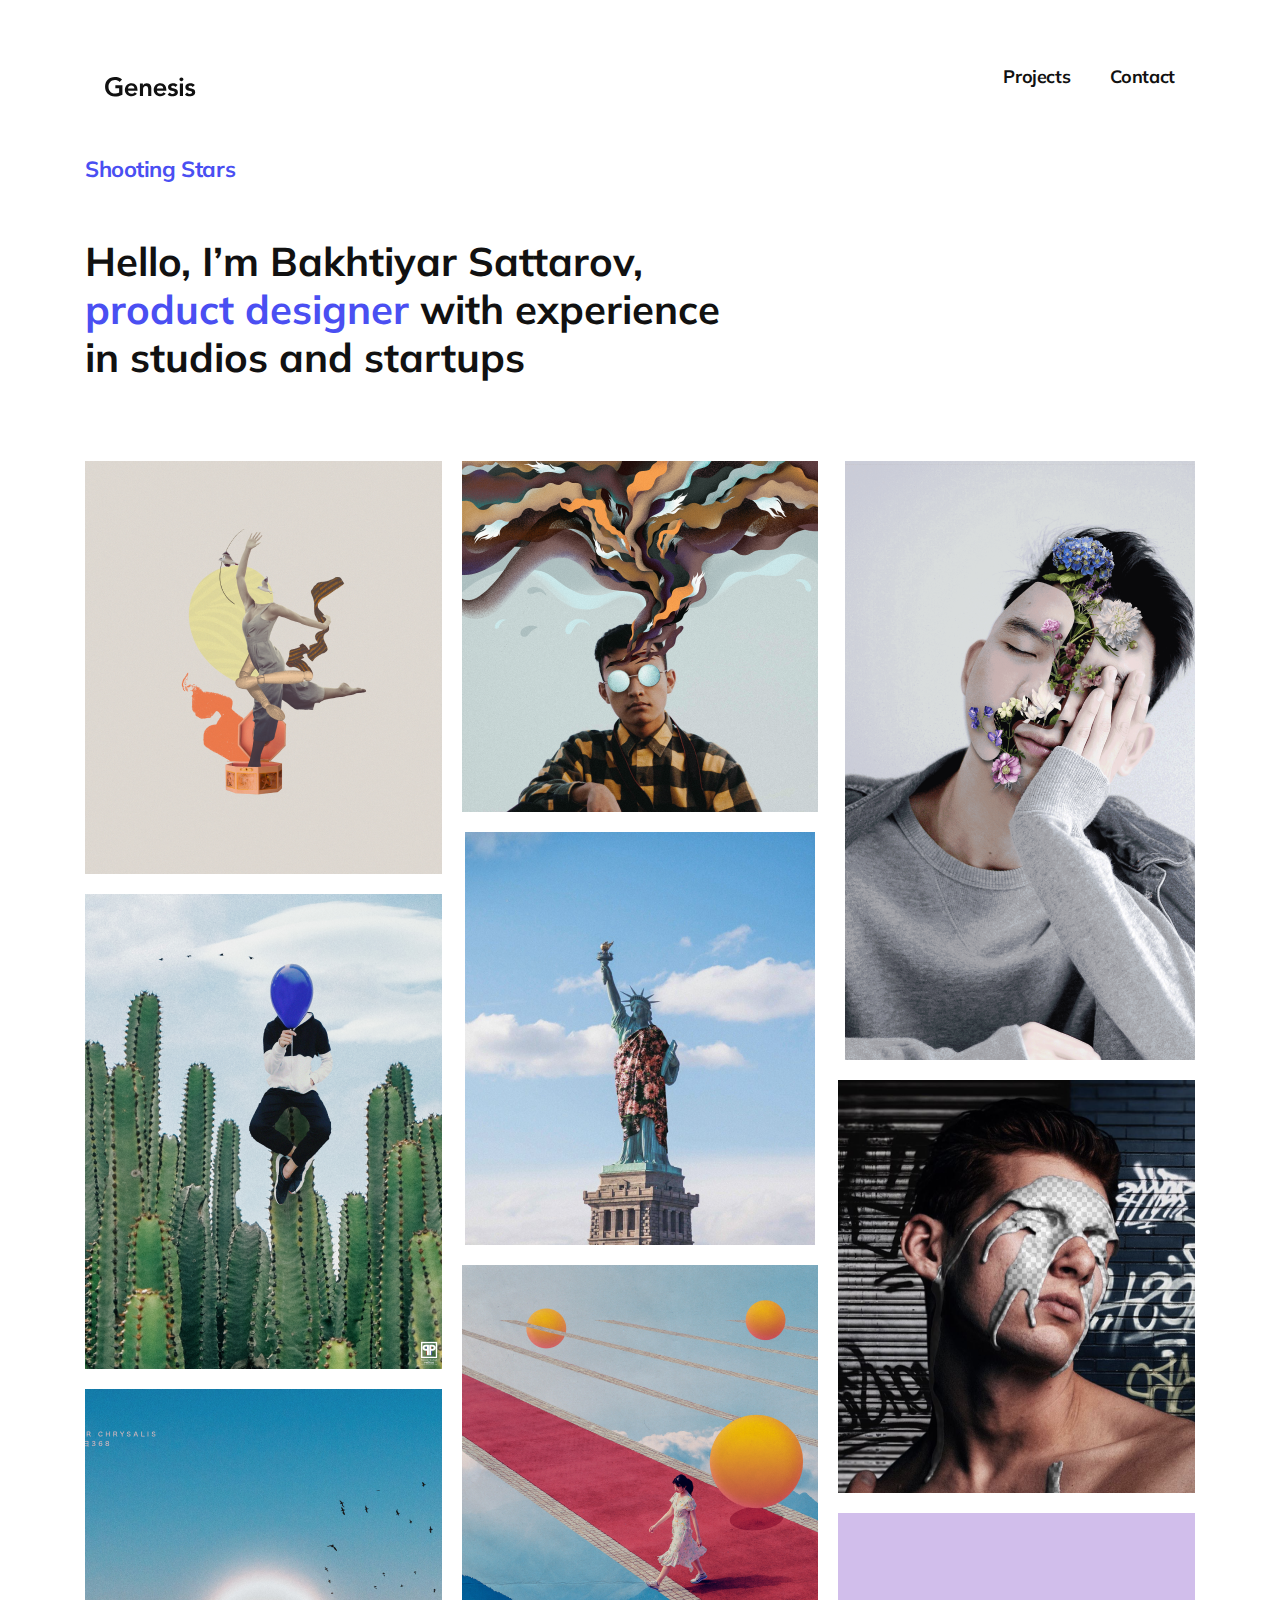
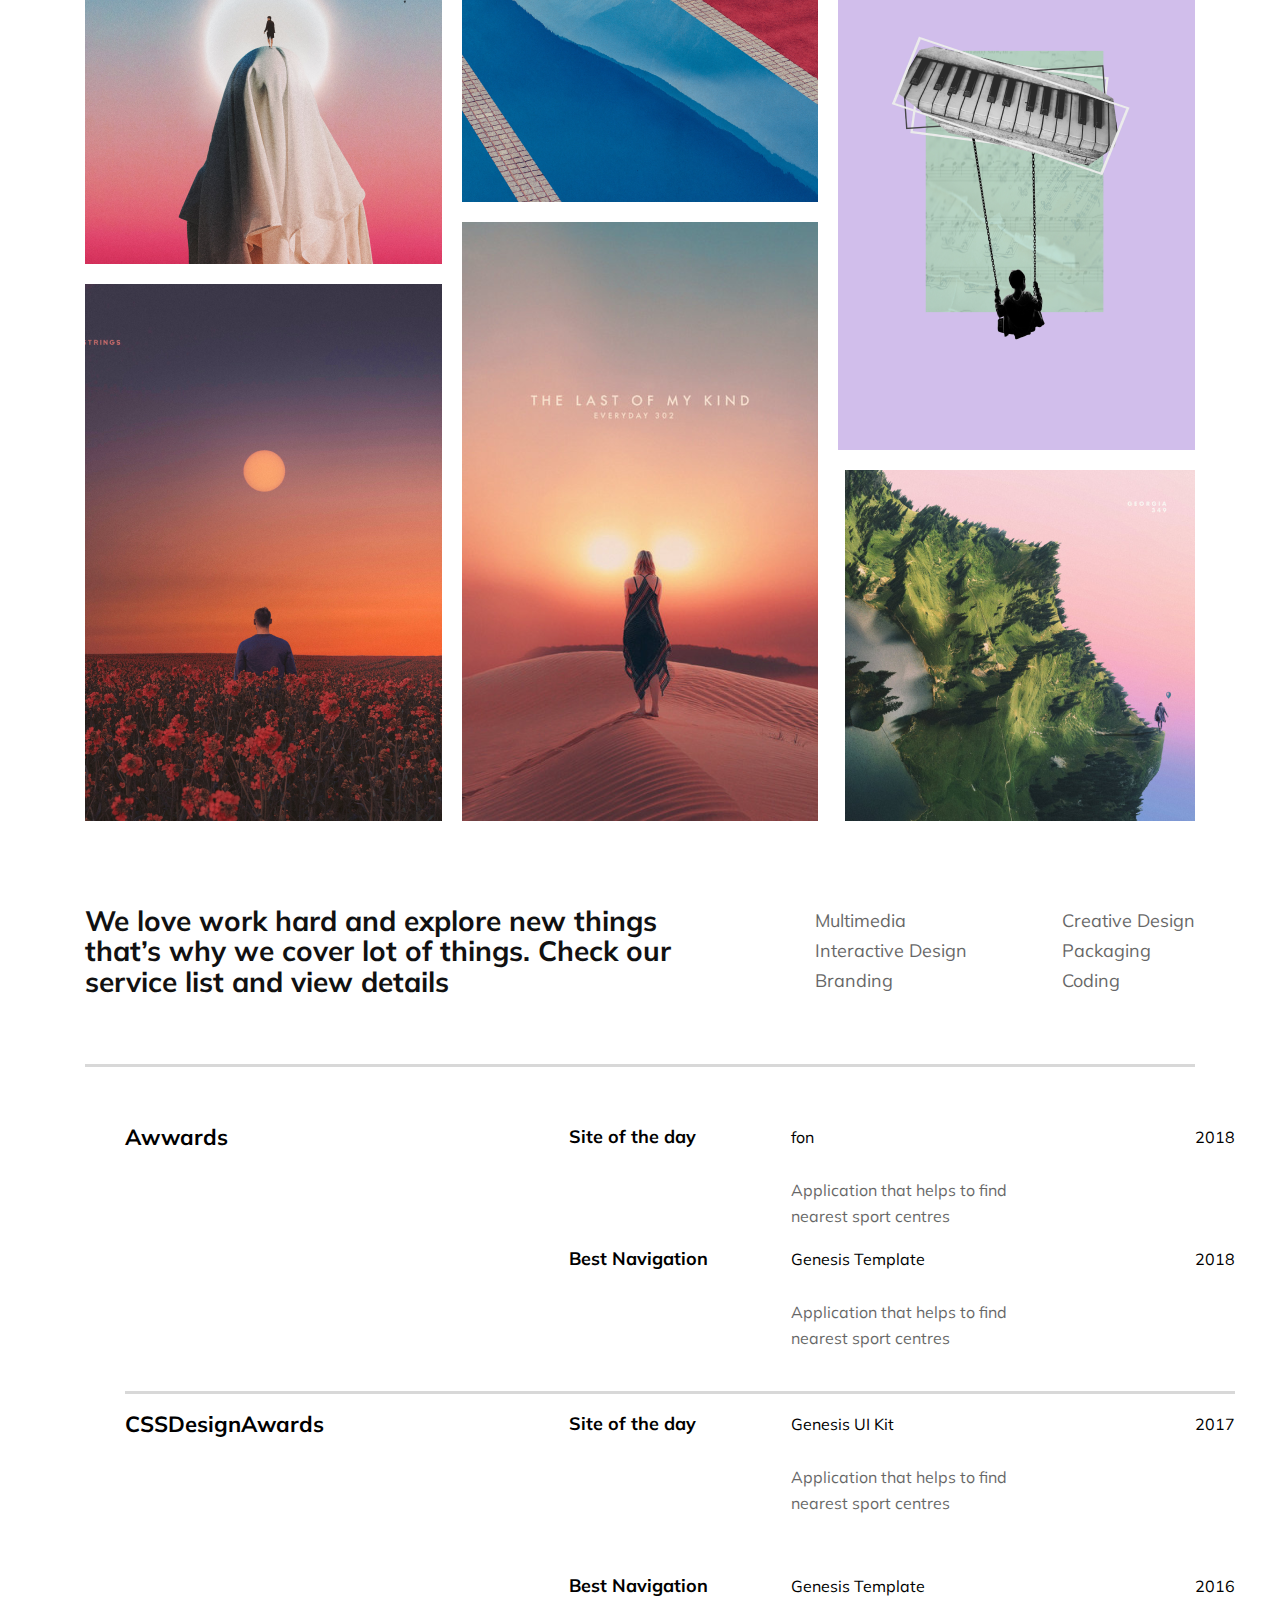
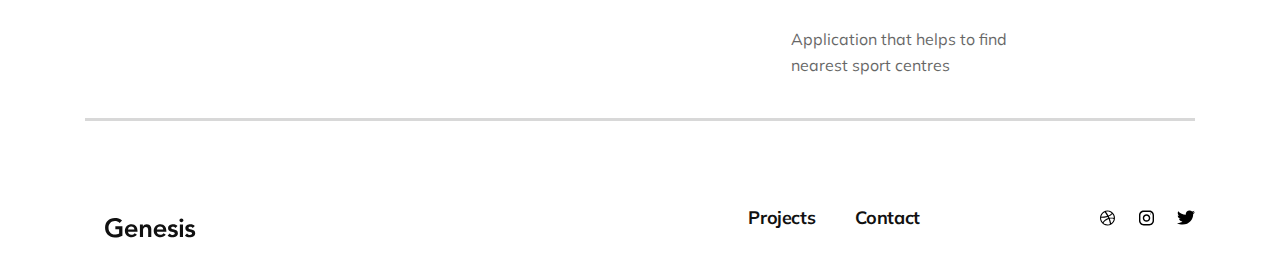
<file: index.html>
<!DOCTYPE html>
<html lang="en">
<head>
    <meta charset="UTF-8">
    <meta http-equiv="X-UA-Compatible" content="IE=edge">
    <meta name="viewport" content="width=device-width, initial-scale=1.0">
    <link rel="stylesheet" href="styles/normalize.css">
    <link rel="stylesheet" href="styles/index2.css">
    <link rel="stylesheet" href="styles/navbar.css">
    <link href="https://fonts.googleapis.com/css2?family=Mulish:wght@400;700&display=swap" rel="stylesheet">
    <title>Genesis</title>
</head>
<header>
    <nav class="navbar">
        <img src="/images/Logo.svg" alt="" class="navbar__logo">
        
            <ul class="navbar__menu">
                <li class="navbar__menu__list"><a href="./pages/projects.html">Projects</a></li>
                <li class="navbar__menu__list"><a href="./pages/contact.html">Contact</a></li>
            </ul>

    </nav>
</header>
<body>
   
<main>
    <section>
        <div class="container__intro">
         <p class="small__intro">Shooting Stars</p>
            <h4 class="intro">Hello, I’m Bakhtiyar Sattarov,
            <span class="product_designer"> product designer</span> with experience
            in studios and startups</h4>

        </div>
    </section>
    <section>
        <div class="grid__image__container">
            <img src="images/Projects.png" alt="photographs" class="grid__image">
       
        </div>
    </section>
    <section>
        <div class="service_list__container">
            <h4 class="service_list__text">We love work hard and explore new things that’s why we cover lot of things. Check our service list and view details</h4>
                
                <ul class="service__list1">
                    <li class="list">Multimedia</li>
                    <li class="list">Interactive Design</li>
                    <li class="list">Branding</li>
                </ul>
                <ul class="service__list2">
                    <li class="list">Creative Design</li>
                    <li class="list">Packaging</li>
                    <li class="list">Coding</li>
                </ul>
        </div>
    </section>
    <section>
        
        <div class="border_bottom"></div>
        
        <div class="grid_container">
            <div class="grid_item1">Awwards </div>
            <div class="grid_item2">Site of the day</div>
            <div class="grid_item3">fon
                <div class="application">Application that helps to find nearest sport centres</div>
            </div>
            <div class="grid_item4">2018</div>
            <div class="grid_item5">Best Navigation</div>
            <div class="grid_item6"> Genesis Template
                <div class="application">Application that helps to find nearest sport centres</div>
            </div>
            <div class="grid_item7">2018</div>
            <div class="grid_item8">CSSDesignAwards</div>
            <div class="grid_item9">Site of the day</div>
            
            <div class="grid_item10">Genesis UI Kit
                <div class="application">Application that helps to find nearest sport centres</div>
            </div>
            <div class="grid_item11">2017</div>
            <div class="grid_item12">Best Navigation</div>
            <div class="grid_item13">Genesis Template
                <div class="application">Application that helps to find nearest sport centres</div>
            </div>
            <div class="grid_item14">2016</div>
        </div>

        <div class="border_bottom2"></div>
        
    </section>
    <footer class="footer">
        <img src="/images/Logo.svg" alt="" class="navbar__logo">
        <ul class="navbar__menu">
            <li class="navbar__menu__list"><a href="projects.html">Projects</a></li>
            <li class="navbar__menu__list"><a href="contact.html">Contact</a></li>
            <img src="/images/Social.svg" alt="social" class="social">
        </ul>
    </footer>
</main>
</body>
</html>
</file>
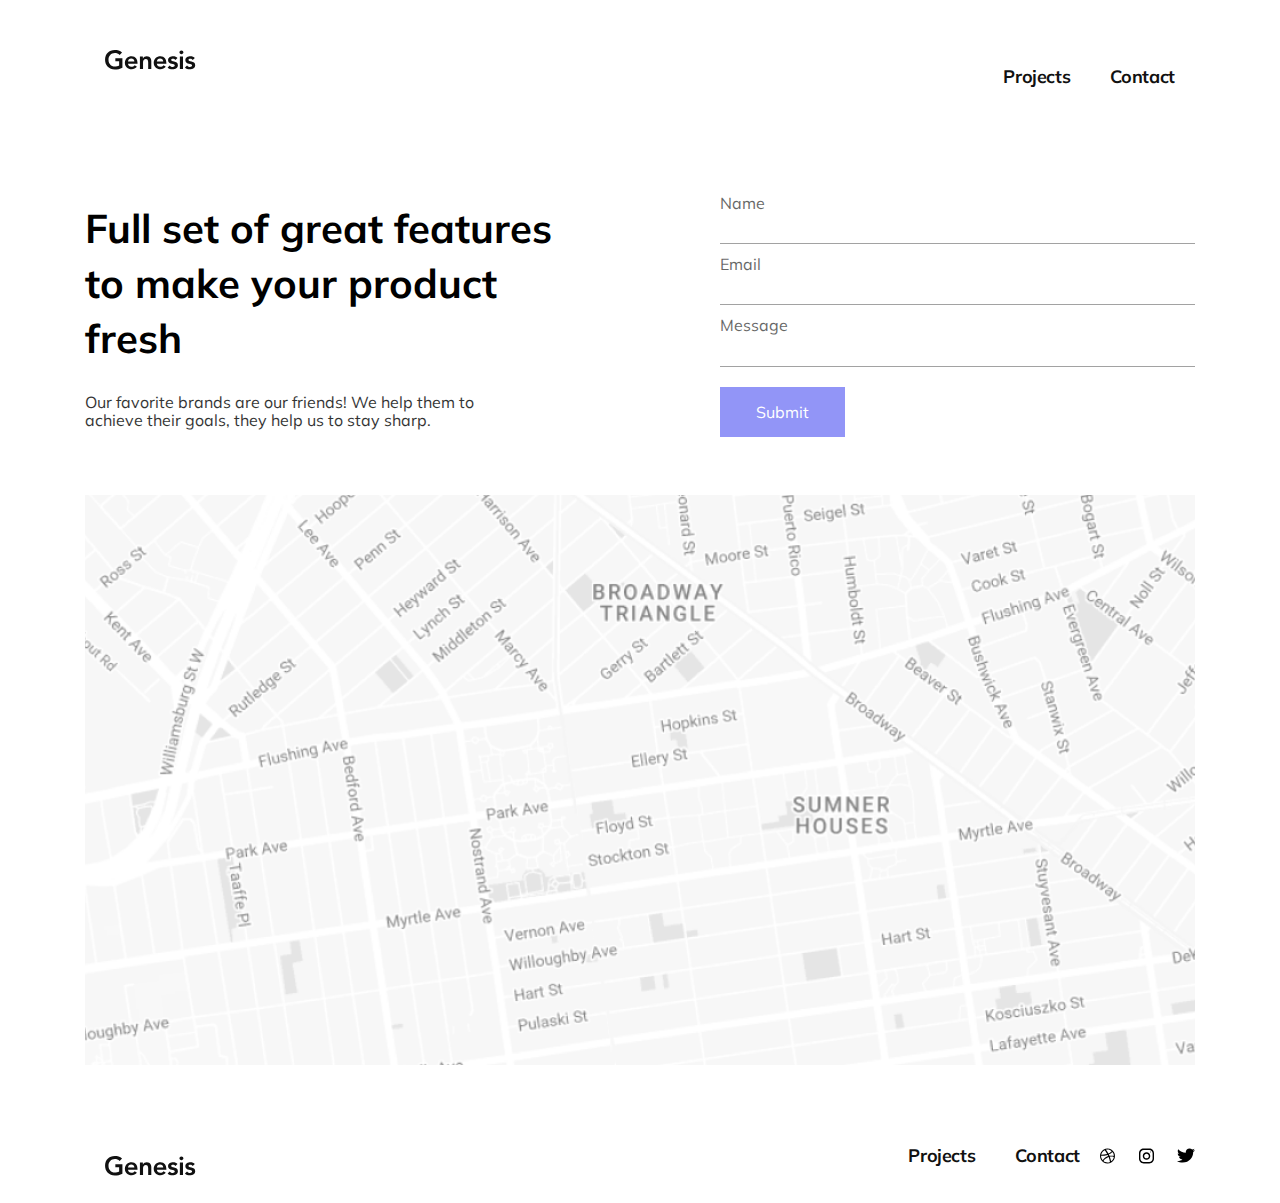
<file: pages/contact.html>
<!DOCTYPE html>
<html lang="en">
<head>
    <meta charset="UTF-8">
    <meta http-equiv="X-UA-Compatible" content="IE=edge">
    <meta name="viewport" content="width=device-width, initial-scale=1.0">
    <link rel="stylesheet" href="../styles/normalize.css">
    <link rel="stylesheet" href="../styles/contact.css">
    <link rel="stylesheet" href="../styles/navbar.css">
    <link href="https://fonts.googleapis.com/css2?family=Mulish:wght@400;700&display=swap" rel="stylesheet">
    <title>Contact</title>
</head>
<header>
    <nav class="navbar">
        <a href="../index.html"><img src="/images/Logo.svg" alt="" class="navbar__logo" ></a>
        
            <ul class="navbar__menu">
                <li class="navbar__menu__list"><a href="./projects.html">Projects</a></li>
                <li class="navbar__menu__list"><a href="./pages/contact.html">Contact</a></li>
            </ul>

    </nav>
</header>
<body>
    <section>
        <div class="contact_container">

        <div><h1 class="contact_header">Full set of great
            features to make your
            product fresh</h1>
        <p class="contact_undertext">Our favorite brands are our friends! We help them to achieve their goals, they help us to stay sharp.</p>
        </div>
        <div class="form_container">
            <form class="form">
                <label for="name" class="label">Name</label>
                <input type="text" name="name" id=" name" class="input-field">
                <label for="email" class="label">Email</label>
                <input type="email" name="email" id="email" class="input-field">
                <label for="message" class="label">Message</label>
                <input type="text" name="text" id="text" class="input-field">
                <button type="submit" class="button">Submit</button>

            </form>
        </div>
        
        </div>
        <img class="map" src="../images/Map.png" alt="Map">
        <footer class="footer">
            <img src="/images/Logo.svg" alt="" class="navbar__logo">
            <ul class="navbar__menu">
                <li class="navbar__menu__list"><a href="projects.html">Projects</a></li>
                <li class="navbar__menu__list"><a href="contact.html">Contact</a></li>
                <img src="/images/Social.svg" alt="social" class="social">
            </ul>
        </footer>
    </section>
    
</body>
</html>
</file>
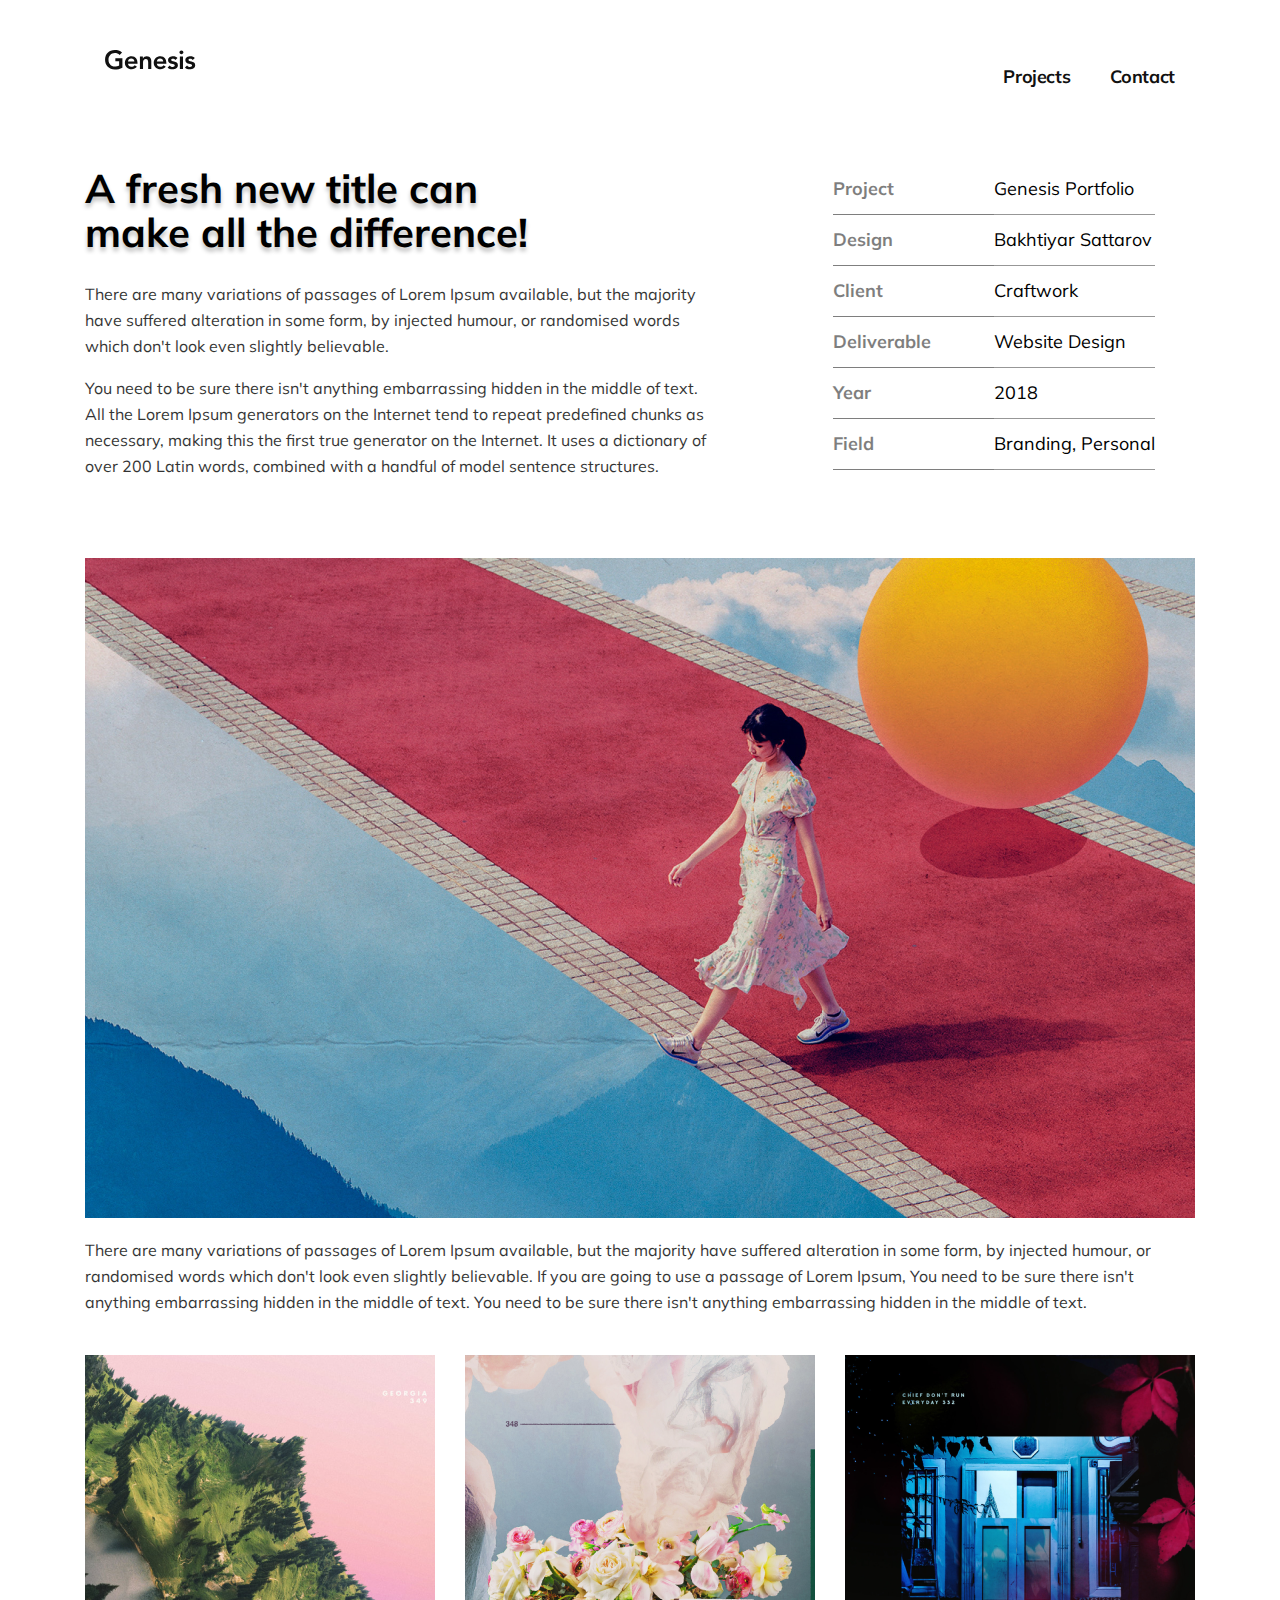
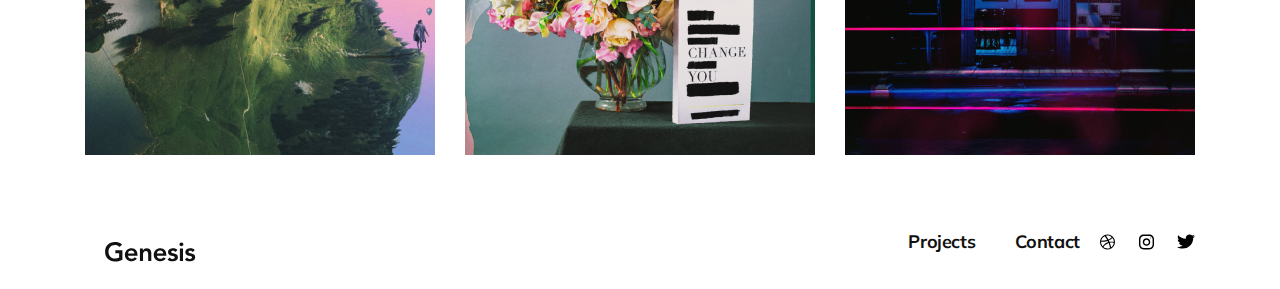
<file: pages/projects.html>
<!DOCTYPE html>
<html lang="en">
<head>
    <meta charset="UTF-8">
    <meta http-equiv="X-UA-Compatible" content="IE=edge">
    <meta name="viewport" content="width=device-width, initial-scale=1.0">
    <link rel="stylesheet" href="../styles/normalize.css">
    <link rel="stylesheet" href="../styles/navbar.css">
    <link rel="stylesheet" href="../styles/projects.css">
    <link href="https://fonts.googleapis.com/css2?family=Mulish:wght@400;700&display=swap" rel="stylesheet">
    <title>Projects</title>
</head>
<header>
    <nav class="navbar">
        <a href="../index.html"><img src="/images/Logo.svg" alt="" class="navbar__logo" ></a>
        
            <ul class="navbar__menu">
                <li class="navbar__menu__list"><a href="./pages/projects.html">Projects</a></li>
                <li class="navbar__menu__list"><a href="contact.html">Contact</a></li>
            </ul>

    </nav>
</header>
<body>
<main>
    <section>
        <div class="section_projects1">
            <div class="projects_text">
            <h1 class="projects_header">A fresh new title can make all the difference!</h1>
            <p class="p_text_projects">There are many variations of passages of Lorem Ipsum available, but the majority have suffered alteration in some form, by injected humour, or randomised words which don't look even slightly believable.</p> 

            <p class="p_text_projects">You need to be sure there isn't anything embarrassing hidden in the middle of text. All the Lorem Ipsum generators on the Internet tend to repeat predefined chunks as necessary, making this the first true generator on the Internet. It uses a dictionary of over 200 Latin words, combined with a handful of model sentence structures.</p>
            </div>

        <div class="grid_container2">
            <div class="grid_item1">Project </div>
            <div class="grid_item2">Genesis Portfolio </div>
            <div class="grid_item3">Design </div>
            <div class="grid_item4">Bakhtiyar Sattarov </div>
            <div class="grid_item5">Client </div>
            <div class="grid_item6">Craftwork </div>
            <div class="grid_item7">Deliverable </div>
            <div class="grid_item8">Website Design </div>
            <div class="grid_item9">Year </div>
            <div class="grid_item10">2018 </div>
            <div class="grid_item11">Field </div>
            <div class="grid_item12">Branding, Personal </div>
        </div>
            
        </div> 
    </section>
        <img class="woman_img" src="../images/Image (1).png" alt="Woman Walking">
        <p class="under_img_text">There are many variations of passages of Lorem Ipsum available, but the majority have suffered alteration in some form, by injected humour, or randomised words which don't look even slightly believable. If you are going to use a passage of Lorem Ipsum, You need to be sure there isn't anything embarrassing hidden in the middle of text. You need to be sure there isn't anything embarrassing hidden in the middle of text.</p>
    
        <div class="img_container">
            <img src="../images/Image (2).png" alt="Cliff">
            <img src="../images/Image (3).png" alt="Flowers">
            <img src="../images/Image (4).png" alt="Door">
        </div>

        <footer class="footer">
            <img src="/images/Logo.svg" alt="" class="navbar__logo">
            <ul class="navbar__menu">
                <li class="navbar__menu__list"><a href="projects.html">Projects</a></li>
                <li class="navbar__menu__list"><a href="contact.html">Contact</a></li>
                <img src="/images/Social.svg" alt="social" class="social">
            </ul>
        </footer>
    
</main>    
</body>
</html>
</file>
<file: styles/index2.css>
/*Unable to use SASS because of problems with Prepros, compiling issues etc, so this project is made of pure CSS*/

body {
  max-width:1110px;
  margin: auto;
  font-family: "Mulish", sans-serif;
  
}

.container__intro {
  max-width: 635px;
  width: 100%;
  font-size: 40px;
  line-height: 60px;
  line-height: 120%;
  color: #111111;
  margin-top: 2rem;
}

.product_designer {
  color: #4A4FF2;
}


.small__intro {
  font-weight: 700;
  font-size: 22px;
  line-height: 27.61px;
  letter-spacing: -0.42px;
  color: #4A4FF2;
}

.grid__image__container {
 
  display: -webkit-box;
  display: -ms-flexbox;
  display: flex;
  -webkit-box-pack: center;
      -ms-flex-pack: center;
          justify-content: center;
  margin-top: 5rem;
}

.service_list__container {
  display:flex;
  justify-content: space-between;
  align-items: center;
  margin-top:3rem;
}

.service_list__text {
  font-size: 28px;
  line-height: 38px;
  line-height: 108%;
  fill: solid;
  color: #111111;
  max-width: 635px;
  width: 100%;
}

.service__list1, .service__list2 {
  font-weight: 400;
  line-height: 30px;
  opacity: 60%;
  list-style-type: none;
  font-size: 18px;
}

.grid_container {
  display: grid;
  grid-template-columns: 2fr 1fr 1fr 1fr;
  grid-template-rows: 4fr;
  padding:40px;
  width: 100%;
  line-height: 60px;
  
  
}

.grid_item1, .grid_item8 {
  font-size:22px;
  font-weight: 700;
}

.grid_item2, .grid_item5, .grid_item9, .grid_item12 {
  font-size:18px;
  font-weight: 700;
}
.grid_item3, .grid_item6, .grid_item10, .grid_item13 {
  font-size:16px;
  font-weight: 400;
} 
.grid_item4, .grid_item7, .grid_item11, .grid_item14 {
  font-size:16px;
  font-weight: 400;
  text-align: right;

}
.grid_item8, .grid_item9, .grid_item10, .grid_item11 {
  border-top: solid;
  border-top-color:  #D8D8D8;
  margin-top:40px;
  margin-bottom: 40px;

}

.application {
  font-size: 16px;
  font-weight: 400;
  opacity: 60%;
  line-height:26px;
  margin-top:10px;
}


.grid_item1 {
  grid-row: 1 / 2;
  grid-column: 1 / 2;
}

.grid_item2{
  grid-row: 1 / 2;
  grid-column: 2 / 3;
}

.grid_item3{
  grid-row: 1 / 2;
  grid-column: 3 / 4;
}

.grid_item4 {
  grid-row: 1 / 2;
  grid-column: 4 / 5;

}
.grid_item5 {
  grid-row: 2 / 3;
  grid-column: 2 / 3;

}

.grid_item6 {
  grid-row: 2 / 3;
  grid-column: 3 / 4;
}

.grid_item7 {
  grid-row: 2 / 3;
  grid-column: 4 / 5;
}

.grid_item8 {
  grid-row: 3 / 4;
  grid-column: 1 / 2;
}

.grid_item9 {
  grid-row: 3 / 4;
  grid-column: 2 / 3;
}
.grid_item10{
  grid-row: 3 / 4;
  grid-column: 3 / 4;
}
.grid_item11 {
  grid-row: 3 / 4;
  grid-column: 4 / 5;
}

.grid_item12 {
  grid-row: 4 / 5;
  grid-column: 2 / 3;
}
.grid_item13 {
  grid-row: 4 / 5;
  grid-column: 3 / 4;
}
.grid_item14 {
  grid-row: 4 / 5;
  grid-column: 4 / 5;
}

.border_bottom {
  border-bottom: solid;
  border-bottom-color:  #D8D8D8;
  margin-top:30px;
  
}
.border_bottom2 {
  border-bottom: solid;
  border-bottom-color:  #D8D8D8;
  
}

.footer {
  display:flex;
  justify-content: space-between;
  margin-top: 50px;
  width: 100%
}

.social {
  margin-left: 10rem;
}
</file>
<file: styles/navbar.css>
.navbar {
    display: -webkit-box;
    display: -ms-flexbox;
    display: flex;
    -webkit-box-pack: justify;
        -ms-flex-pack: justify;
    justify-content: space-between;
    color: black;
    margin-top:30px;
  }
  .navbar__logo {
    margin-left: 20px;
    margin-top: 20px;
    cursor: pointer;
  }
  .navbar__menu {
    font-family: "Mulish", sans-serif;
    font-size: 18px;
    line-height: 23px;
    line-height: 100%;
    letter-spacing: -0.35px;
    color: #111111;
    display: -webkit-box;
    display: -ms-flexbox;
    display: flex;
    cursor: pointer;
  }
  .navbar__menu__list {
    padding: 20px;
    list-style-type: none;
    font-weight: bold;
  }
  .navbar__menu__list a {
    color: #111111;
    font-size: 18px;
    text-decoration: none;
  }
</file>
<file: styles/contact.css>
/*Unable to use SASS because of problems with Prepros, compiling issues etc, so this project is made of pure CSS*/

body {
    max-width:1110px;
    width: 100%;
    margin: auto;
    font-family: "Mulish", sans-serif;
}

.contact_container{
    display:flex;
    justify-content: space-between;
    align-items:center;
    margin-top:50px;
    
}
.contact_header{
    max-width: 475px;
    line-height: 55px;
    font-size: 40px;
}

.contact_undertext {
    font-size:16px;
    opacity: 80%;
    max-width: 445px;

}
.form_container {
    width: 475px; 
}

.form{
    display:flex;
    flex-direction:column;
    font-size:16px;
    opacity:60%; 
    line-height: 40px;
    
}

.input-field {
    border:0px;
    border-bottom: 2px solid;
    opacity: 60%;
    border-width: thin;
}

button{
    background-color:#4A4FF2;
    color:white;
    width: 125px;
    height:50px;
    border:none;
    font-size:16px;
    margin-top:20px;
    cursor: pointer;

}

button:hover{
    background-color: pink;
}

.map{
    margin-top: 50px;
}

.footer {
    display:flex;
    justify-content: space-between;
    margin-top:40px;
  }
</file>
<file: styles/projects.css>
/*Unable to use SASS because of problems with Prepros, compiling issues etc, so this project is made of pure CSS*/

body {
    max-width:1110px;
    width: 100%;
    margin: auto;
    font-family: "Mulish", sans-serif;
}
.projects_header {
    width: 475px;
    font-size: 40px;
    font-weight: 700;
    text-shadow: 0px 4px 4px  rgba(0, 0, 0, 0.25);
    line-height:55px;
    line-height: 110%;
    
}
.section_projects1 {
    display:flex;
    justify-content: space-between;
    align-items:center;
        
}

.p_text_projects {
    max-width: 635px;
    width: 100%;
    font-size: 16px;
    line-height: 26px;
    font-weight: 400;
    opacity: 80%;
}

.grid_container2{
    display:grid;
    grid-template-columns: 1fr 1fr;
    grid-template-rows: 6fr;
    padding: 40px;
    line-height: 50px;
}

.grid_item1, .grid_item3, .grid_item5, .grid_item7, .grid_item9, .grid_item11 {
    font-size:18px;
    font-weight:700;
    opacity: 50%;
    border-bottom:solid;
    border-width: thin;
}
 .grid_item2, .grid_item4, .grid_item6, .grid_item8, .grid_item10, .grid_item12 {
    font-size:18px;
    font-style:bold;
    font-weight: 700px;
    border-bottom:solid;
    border-width: thin;
    border-bottom-color:#979797

 }

.border_bottom2 {
    border-bottom:#979797 solid;
    border-width: thin;
    max-width: 335px;
    width: 100%;
    
}

.woman_img {
    margin-top: 3rem;
}

.under_img_text {
    font-weight: 400;
    font-size: 16px;
    line-height: 26px;
    opacity: 80%

}

.img_container {
    display:flex;
    justify-content: space-between;
    margin-top:40px;
}
.footer {
    display:flex;
    justify-content: space-between;
    margin-top:40px;
  }
</file>
